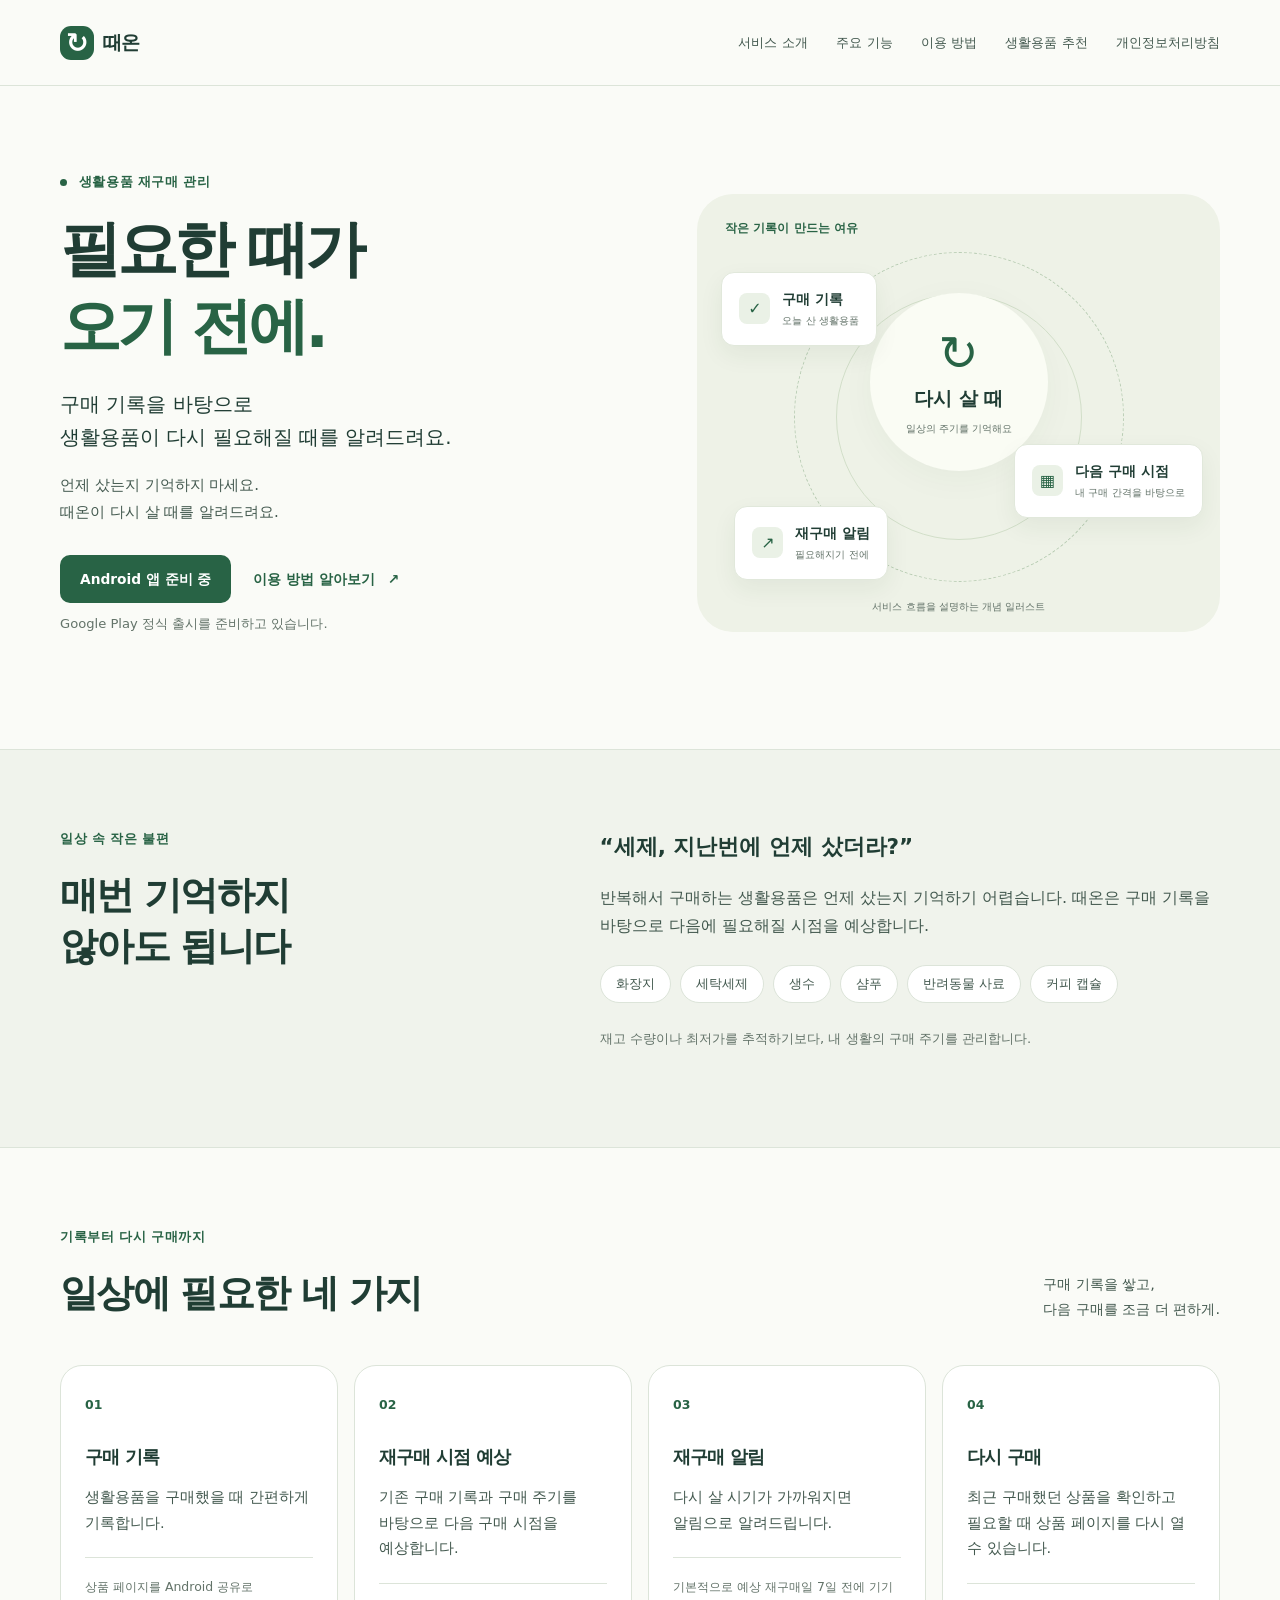
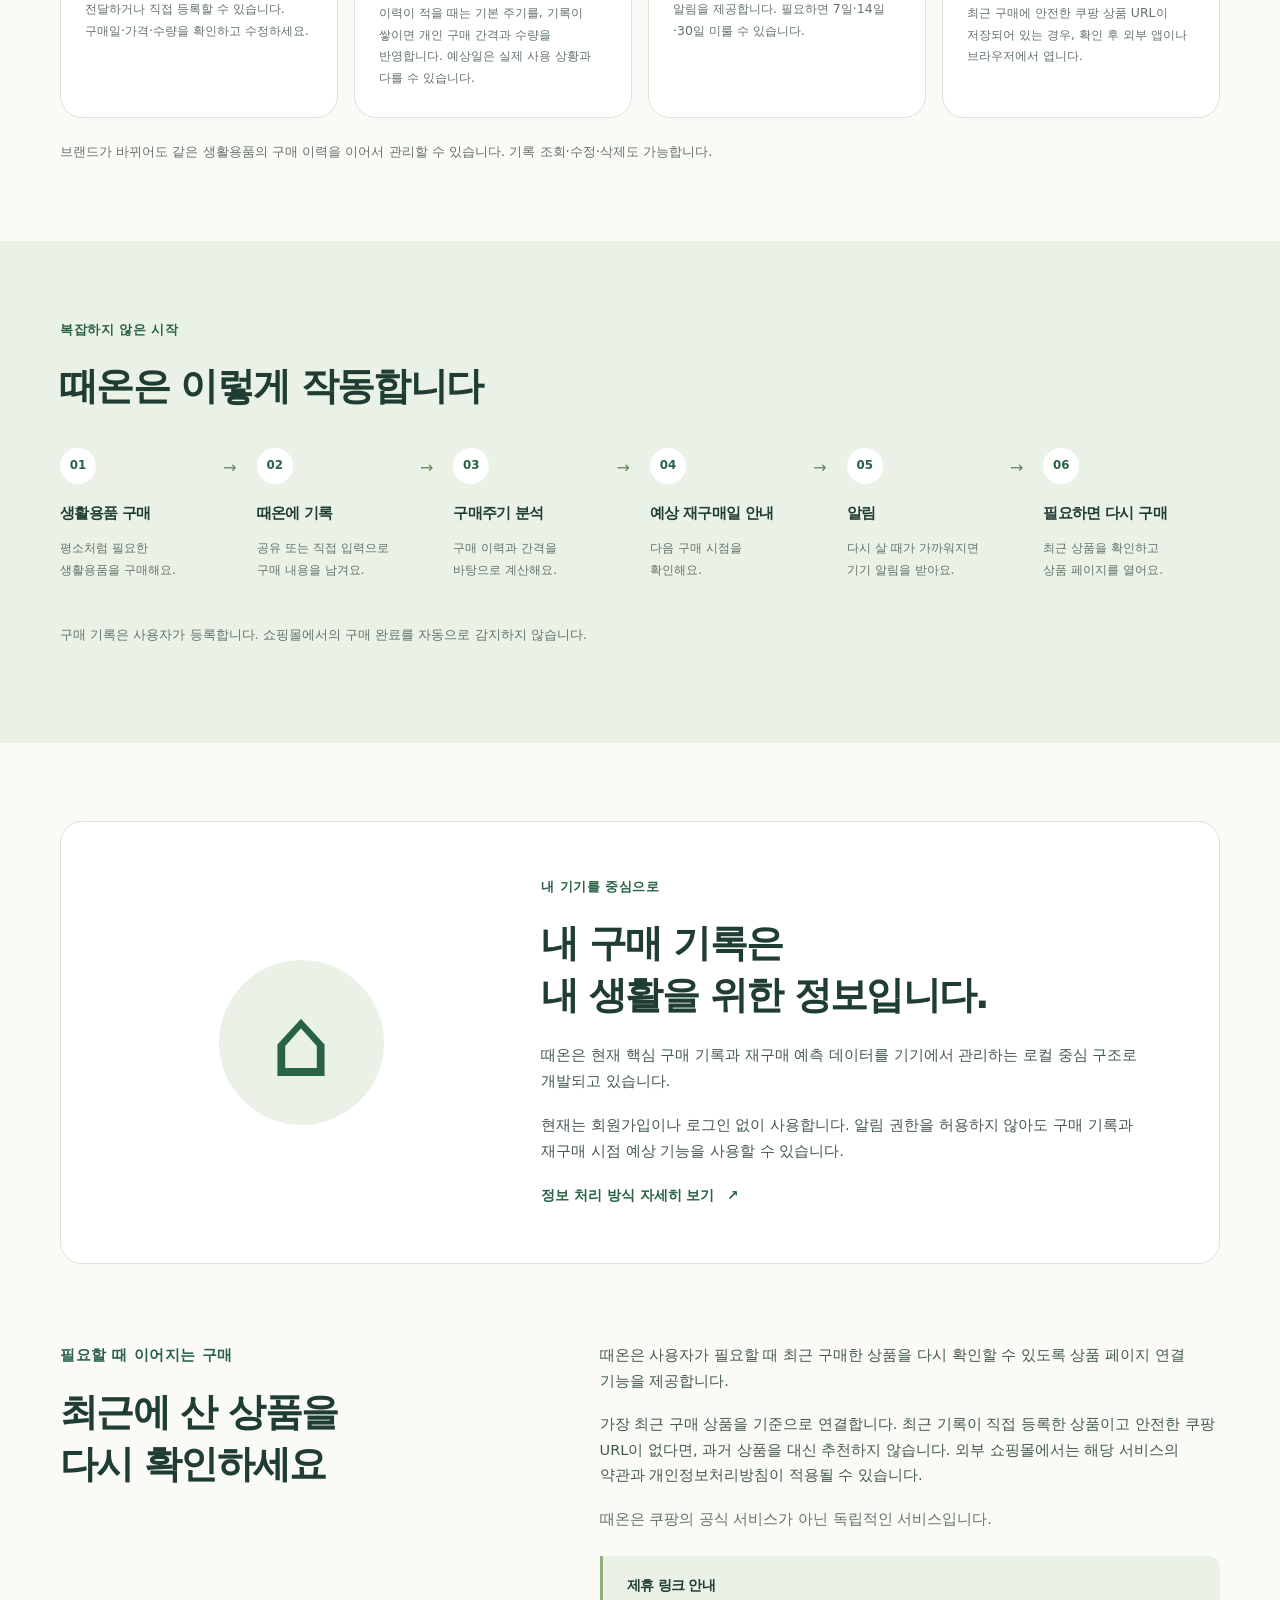
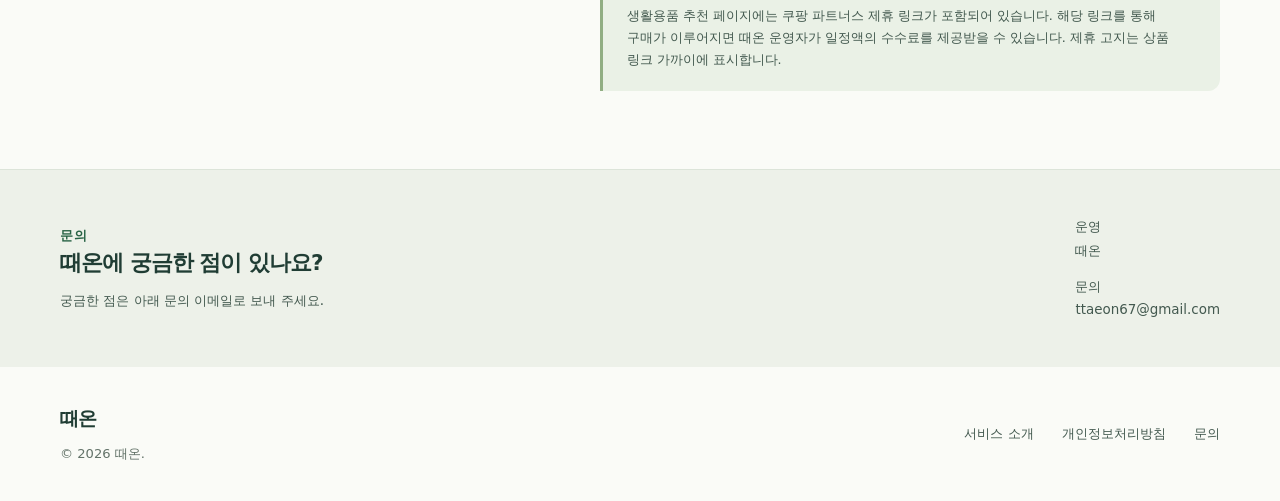
<file: index.html>
<!doctype html>
<html lang="ko">
<head>
  <meta charset="utf-8">
  <meta name="viewport" content="width=device-width, initial-scale=1">
  <title>때온 - 생활용품 재구매 알림</title>
  <meta name="description" content="때온은 구매 기록을 바탕으로 생활용품이 다시 필요해질 때를 알려드리는 개인 재구매 관리 서비스입니다.">
  <meta property="og:title" content="때온 - 생활용품 재구매 알림">
  <meta property="og:description" content="때온은 구매 기록을 바탕으로 생활용품이 다시 필요해질 때를 알려드리는 개인 재구매 관리 서비스입니다.">
  <meta property="og:type" content="website">
  <meta property="og:locale" content="ko_KR">
  <!-- 실제 배포 후 canonical, og:url, 승인된 og:image를 추가하세요. -->
  <link rel="icon" href="assets/favicon.svg" type="image/svg+xml">
  <link rel="stylesheet" href="styles.css">
  <script src="script.js" defer></script>
</head>
<body>
<a class="skip-link" href="#main">본문으로 건너뛰기</a>
<header class="site-header">
  <div class="container header-inner">
    <a class="brand" href="index.html" aria-label="때온 홈"><span class="brand-mark" aria-hidden="true">↻</span>때온</a>
    <button class="menu-toggle" type="button" aria-expanded="false" aria-controls="primary-nav" hidden>메뉴 열기</button>
    <nav id="primary-nav" aria-label="주요 메뉴"><a href="#about">서비스 소개</a><a href="#features">주요 기능</a><a href="#how-it-works">이용 방법</a><a href="products.html">생활용품 추천</a><a href="privacy.html">개인정보처리방침</a></nav>
  </div>
</header>
<main id="main">
  <section class="hero container" aria-labelledby="hero-title">
    <div class="hero-copy">
      <p class="eyebrow"><span class="status-dot" aria-hidden="true"></span> 생활용품 재구매 관리</p>
      <h1 id="hero-title">필요한 때가<br><span>오기 전에.</span></h1>
      <p class="hero-sub">구매 기록을 바탕으로<br class="wide-only"> 생활용품이 다시 필요해질 때를 알려드려요.</p>
      <p class="hero-description">언제 샀는지 기억하지 마세요.<br>때온이 다시 살 때를 알려드려요.</p>
      <div class="hero-actions"><span class="release-status" id="app-download">Android 앱 준비 중</span><a class="text-link" href="#how-it-works">이용 방법 알아보기 <span aria-hidden="true">↗</span></a></div>
      <p class="small muted">Google Play 정식 출시를 준비하고 있습니다.</p>
    </div>
    <div class="cycle-art" role="img" aria-label="구매 기록에서 예상 재구매일과 알림으로 이어지는 과정을 나타낸 개념 일러스트. 실제 앱 화면이 아닙니다.">
      <span class="art-label">작은 기록이 만드는 여유</span>
      <div class="orbit"></div><div class="orbit orbit-inner"></div>
      <div class="art-center"><span aria-hidden="true">↻</span><strong>다시 살 때</strong><span>일상의 주기를 기억해요</span></div>
      <div class="art-note note-record"><span class="note-icon" aria-hidden="true">✓</span><div><strong>구매 기록</strong><span>오늘 산 생활용품</span></div></div>
      <div class="art-note note-date"><span class="note-icon" aria-hidden="true">▦</span><div><strong>다음 구매 시점</strong><span>내 구매 간격을 바탕으로</span></div></div>
      <div class="art-note note-remind"><span class="note-icon" aria-hidden="true">↗</span><div><strong>재구매 알림</strong><span>필요해지기 전에</span></div></div>
      <span class="art-caption">서비스 흐름을 설명하는 개념 일러스트</span>
    </div>
  </section>
  <section class="section problem" id="about" aria-labelledby="about-title"><div class="container problem-layout">
    <div><p class="eyebrow">일상 속 작은 불편</p><h2 id="about-title">매번 기억하지<br>않아도 됩니다</h2></div>
    <div><p class="section-intro">“세제, 지난번에 언제 샀더라?”</p><p>반복해서 구매하는 생활용품은 언제 샀는지 기억하기 어렵습니다. 때온은 구매 기록을 바탕으로 다음에 필요해질 시점을 예상합니다.</p><ul class="item-tags" aria-label="관리할 수 있는 생활용품 예시"><li>화장지</li><li>세탁세제</li><li>생수</li><li>샴푸</li><li>반려동물 사료</li><li>커피 캡슐</li></ul><p class="small muted">재고 수량이나 최저가를 추적하기보다, 내 생활의 구매 주기를 관리합니다.</p></div>
  </div></section>
  <section class="section container" id="features" aria-labelledby="features-title">
    <div class="section-heading"><div><p class="eyebrow">기록부터 다시 구매까지</p><h2 id="features-title">일상에 필요한 네 가지</h2></div><p>구매 기록을 쌓고,<br>다음 구매를 조금 더 편하게.</p></div>
    <div class="feature-grid">
      <article class="feature-card"><span class="card-number">01</span><h3>구매 기록</h3><p>생활용품을 구매했을 때 간편하게 기록합니다.</p><p class="card-detail">상품 페이지를 Android 공유로 전달하거나 직접 등록할 수 있습니다. 구매일·가격·수량을 확인하고 수정하세요.</p></article>
      <article class="feature-card"><span class="card-number">02</span><h3>재구매 시점 예상</h3><p>기존 구매 기록과 구매 주기를 바탕으로 다음 구매 시점을 예상합니다.</p><p class="card-detail">이력이 적을 때는 기본 주기를, 기록이 쌓이면 개인 구매 간격과 수량을 반영합니다. 예상일은 실제 사용 상황과 다를 수 있습니다.</p></article>
      <article class="feature-card"><span class="card-number">03</span><h3>재구매 알림</h3><p>다시 살 시기가 가까워지면 알림으로 알려드립니다.</p><p class="card-detail">기본적으로 예상 재구매일 7일 전에 기기 알림을 제공합니다. 필요하면 7일·14일·30일 미룰 수 있습니다.</p></article>
      <article class="feature-card"><span class="card-number">04</span><h3>다시 구매</h3><p>최근 구매했던 상품을 확인하고 필요할 때 상품 페이지를 다시 열 수 있습니다.</p><p class="card-detail">최근 구매에 안전한 쿠팡 상품 URL이 저장되어 있는 경우, 확인 후 외부 앱이나 브라우저에서 엽니다.</p></article>
    </div>
    <p class="feature-footnote">브랜드가 바뀌어도 같은 생활용품의 구매 이력을 이어서 관리할 수 있습니다. 기록 조회·수정·삭제도 가능합니다.</p>
  </section>
  <section class="section steps-section" id="how-it-works" aria-labelledby="steps-title"><div class="container">
    <p class="eyebrow">복잡하지 않은 시작</p><h2 id="steps-title">때온은 이렇게 작동합니다</h2>
    <ol class="steps"><li><span>01</span><h3>생활용품 구매</h3><p>평소처럼 필요한<br>생활용품을 구매해요.</p></li><li><span>02</span><h3>때온에 기록</h3><p>공유 또는 직접 입력으로<br>구매 내용을 남겨요.</p></li><li><span>03</span><h3>구매주기 분석</h3><p>구매 이력과 간격을<br>바탕으로 계산해요.</p></li><li><span>04</span><h3>예상 재구매일 안내</h3><p>다음 구매 시점을<br>확인해요.</p></li><li><span>05</span><h3>알림</h3><p>다시 살 때가 가까워지면<br>기기 알림을 받아요.</p></li><li><span>06</span><h3>필요하면 다시 구매</h3><p>최근 상품을 확인하고<br>상품 페이지를 열어요.</p></li></ol>
    <p class="small muted">구매 기록은 사용자가 등록합니다. 쇼핑몰에서의 구매 완료를 자동으로 감지하지 않습니다.</p>
  </div></section>
  <section class="section container" aria-labelledby="local-title"><div class="local-panel"><div class="local-symbol" aria-hidden="true">⌂</div><div><p class="eyebrow">내 기기를 중심으로</p><h2 id="local-title">내 구매 기록은<br>내 생활을 위한 정보입니다.</h2><p>때온은 현재 핵심 구매 기록과 재구매 예측 데이터를 기기에서 관리하는 로컬 중심 구조로 개발되고 있습니다.</p><p>현재는 회원가입이나 로그인 없이 사용합니다. 알림 권한을 허용하지 않아도 구매 기록과 재구매 시점 예상 기능을 사용할 수 있습니다.</p><a class="text-link" href="privacy.html">정보 처리 방식 자세히 보기 <span aria-hidden="true">↗</span></a></div></div></section>
  <section class="section container link-section" aria-labelledby="shopping-title"><div><p class="eyebrow">필요할 때 이어지는 구매</p><h2 id="shopping-title">최근에 산 상품을<br>다시 확인하세요</h2></div><div><p>때온은 사용자가 필요할 때 최근 구매한 상품을 다시 확인할 수 있도록 상품 페이지 연결 기능을 제공합니다.</p><p>가장 최근 구매 상품을 기준으로 연결합니다. 최근 기록이 직접 등록한 상품이고 안전한 쿠팡 URL이 없다면, 과거 상품을 대신 추천하지 않습니다. 외부 쇼핑몰에서는 해당 서비스의 약관과 개인정보처리방침이 적용될 수 있습니다.</p><p class="small muted">때온은 쿠팡의 공식 서비스가 아닌 독립적인 서비스입니다.</p><aside class="affiliate-notice" id="affiliate-notice" aria-labelledby="affiliate-title"><h3 id="affiliate-title">제휴 링크 안내</h3><p>생활용품 추천 페이지에는 쿠팡 파트너스 제휴 링크가 포함되어 있습니다. 해당 링크를 통해 구매가 이루어지면 때온 운영자가 일정액의 수수료를 제공받을 수 있습니다. 제휴 고지는 상품 링크 가까이에 표시합니다.</p></aside></div></section>
  <section class="contact-section" id="contact" aria-labelledby="contact-title"><div class="container contact-inner"><div><p class="eyebrow">문의</p><h2 id="contact-title">때온에 궁금한 점이 있나요?</h2><p>궁금한 점은 아래 문의 이메일로 보내 주세요.</p></div><div class="contact-details"><p>운영 <strong>때온</strong></p><p>문의 <strong><a href="mailto:ttaeon67@gmail.com">ttaeon67@gmail.com</a></strong></p></div></div></section>
</main>
<footer class="site-footer"><div class="container footer-inner"><div><a class="brand" href="index.html">때온</a><p class="small muted">© 2026 때온.</p></div><nav aria-label="하단 메뉴"><a href="#about">서비스 소개</a><a href="privacy.html">개인정보처리방침</a><a href="#contact">문의</a></nav></div></footer>
</body>
</html>
</file>
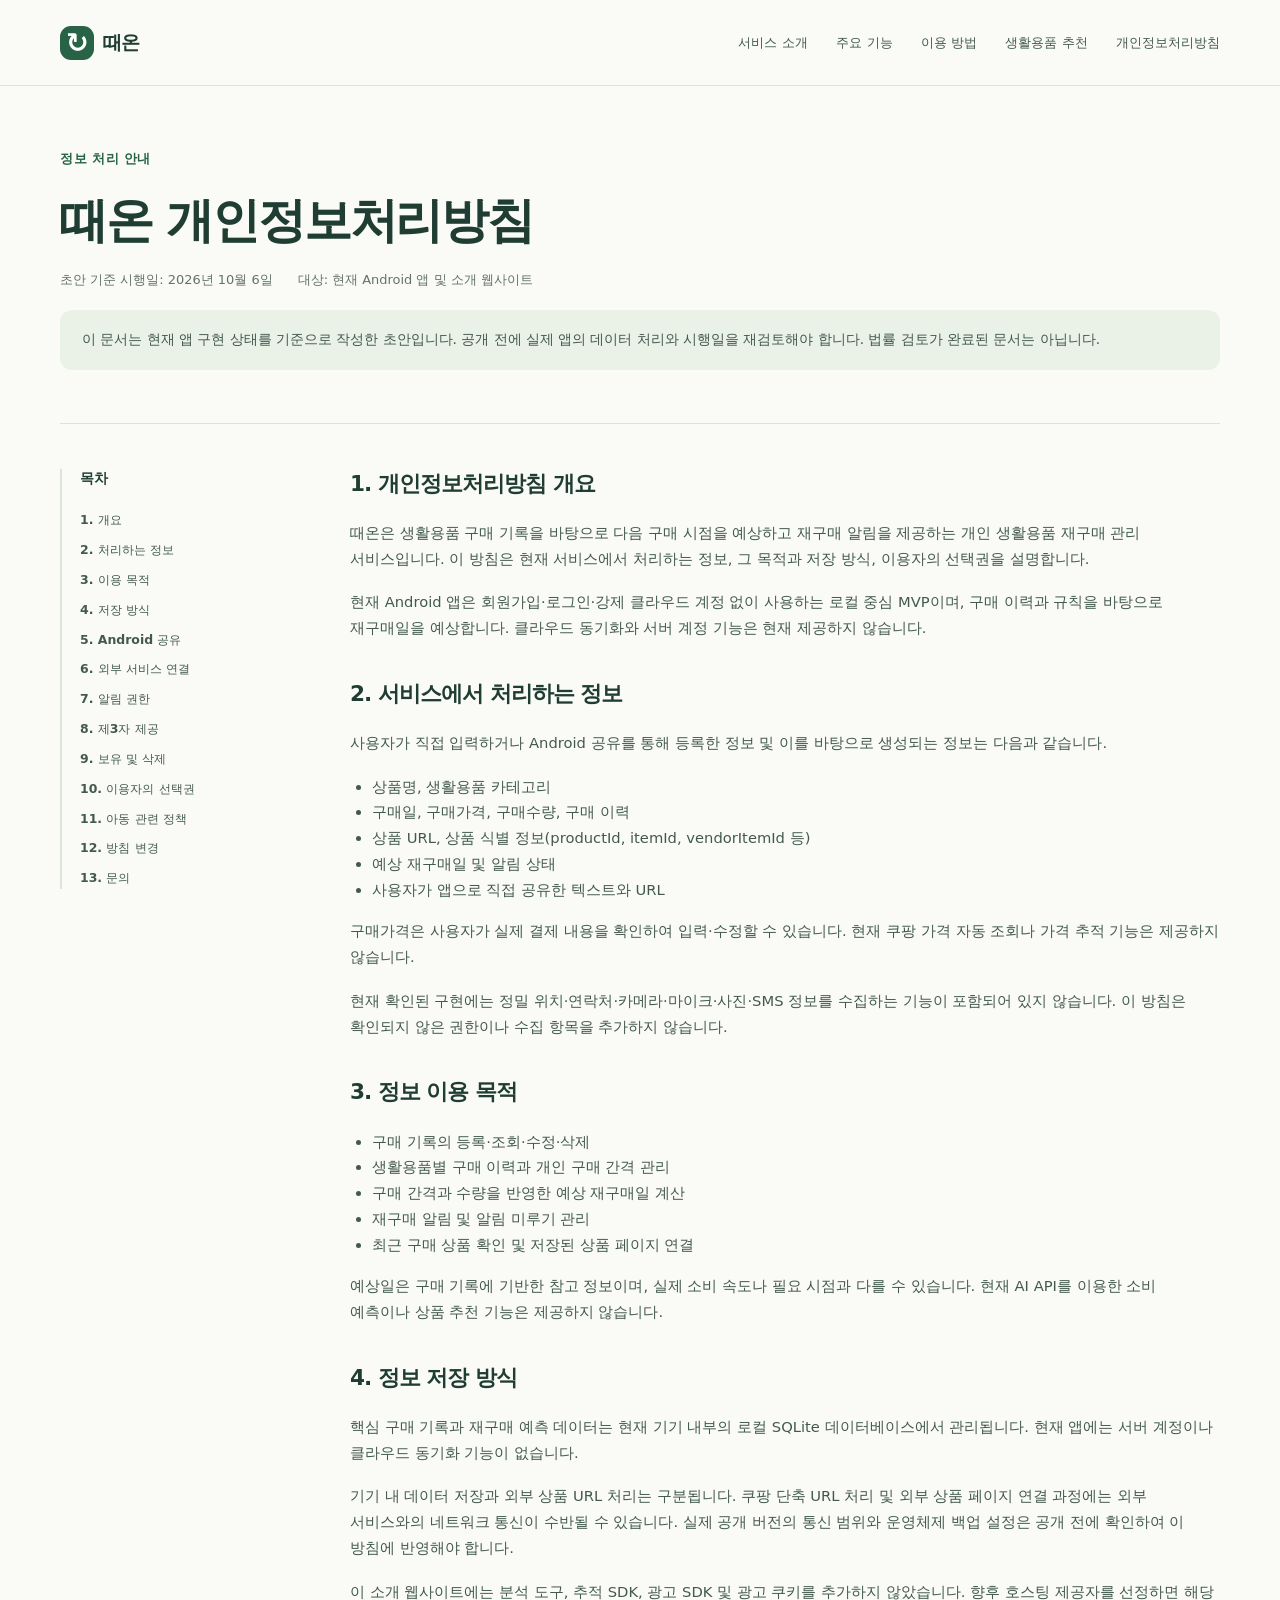
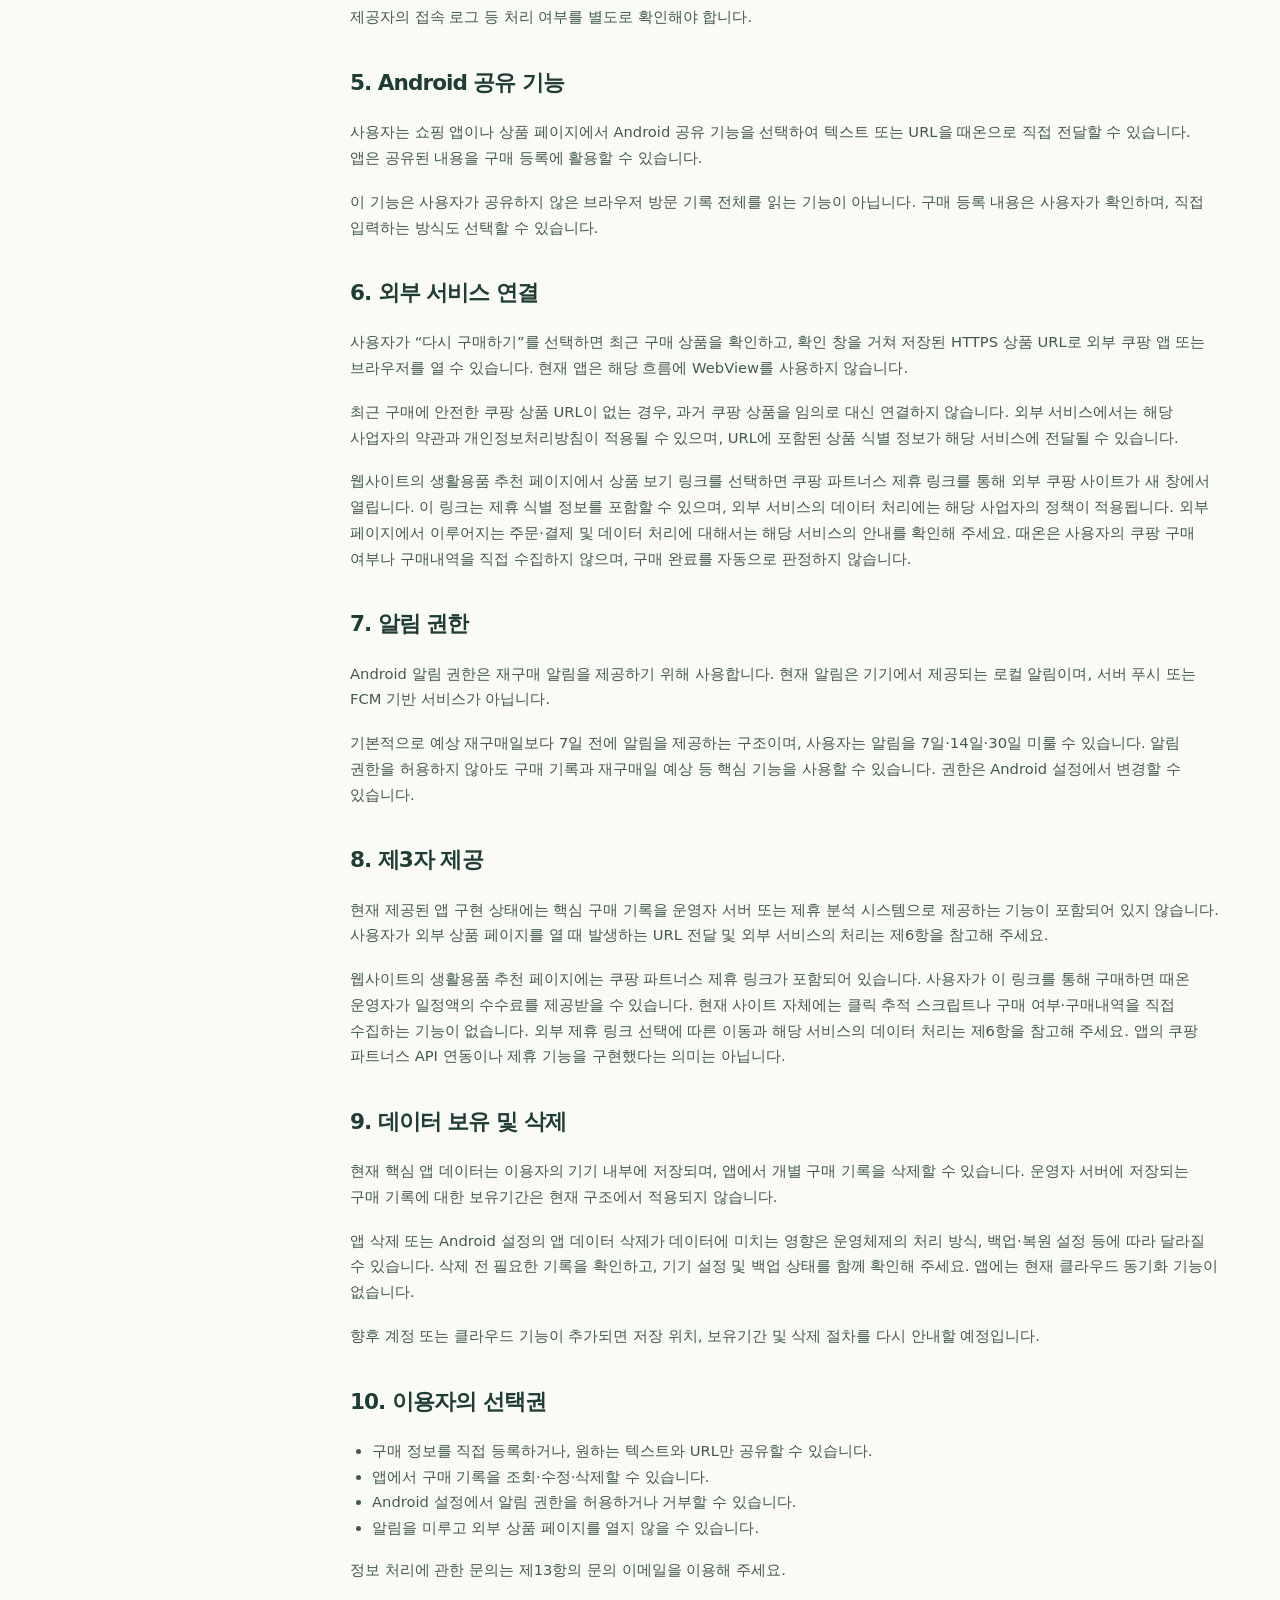
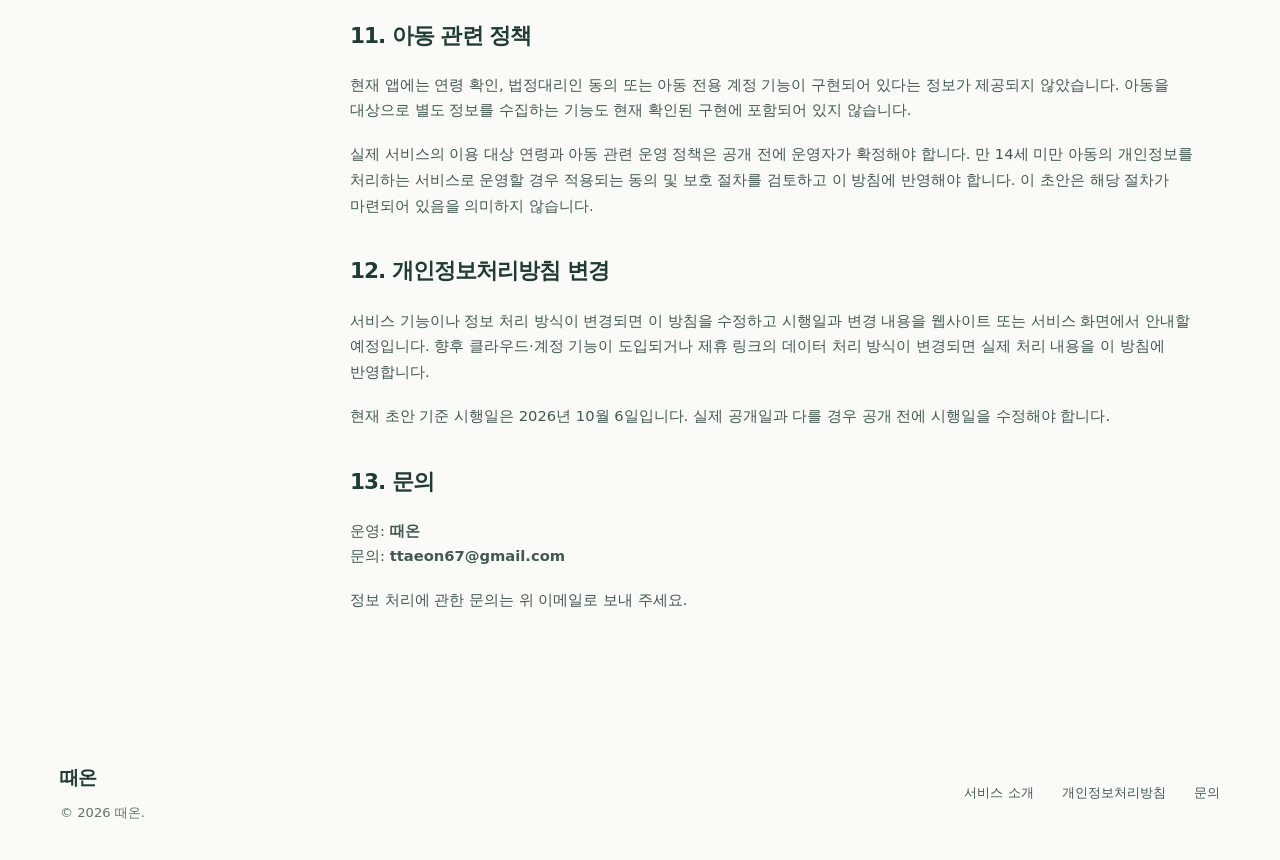
<file: privacy.html>
<!doctype html>
<html lang="ko">
<head>
  <meta charset="utf-8">
  <meta name="viewport" content="width=device-width, initial-scale=1">
  <title>개인정보처리방침 | 때온</title>
  <meta name="description" content="때온의 구매 기록, 기기 내 저장, Android 공유, 재구매 알림 및 외부 상품 페이지 연결에 관한 개인정보처리방침 초안.">
  <meta property="og:title" content="개인정보처리방침 | 때온">
  <meta property="og:description" content="때온의 현재 정보 처리 방식과 이용자의 선택권을 안내합니다.">
  <meta property="og:type" content="website">
  <meta property="og:locale" content="ko_KR">
  <!-- 실제 배포 후 canonical 및 og:url 추가 -->
  <link rel="icon" href="assets/favicon.svg" type="image/svg+xml">
  <link rel="stylesheet" href="styles.css">
  <script src="script.js" defer></script>
</head>
<body>
<a class="skip-link" href="#main">본문으로 건너뛰기</a>
<header class="site-header"><div class="container header-inner">
  <a class="brand" href="index.html" aria-label="때온 홈"><span class="brand-mark" aria-hidden="true">↻</span>때온</a>
  <button class="menu-toggle" type="button" aria-expanded="false" aria-controls="primary-nav" hidden>메뉴 열기</button>
  <nav id="primary-nav" aria-label="주요 메뉴"><a href="index.html#about">서비스 소개</a><a href="index.html#features">주요 기능</a><a href="index.html#how-it-works">이용 방법</a><a href="products.html">생활용품 추천</a><a href="privacy.html" aria-current="page">개인정보처리방침</a></nav>
</div></header>
<main id="main" class="container">
  <div class="policy-header"><p class="eyebrow">정보 처리 안내</p><h1>때온 개인정보처리방침</h1><div class="policy-meta"><p>초안 기준 시행일: <time datetime="2026-10-06">2026년 10월 6일</time></p><p>대상: 현재 Android 앱 및 소개 웹사이트</p></div><p class="draft-note">이 문서는 현재 앱 구현 상태를 기준으로 작성한 초안입니다. 공개 전에 실제 앱의 데이터 처리와 시행일을 재검토해야 합니다. 법률 검토가 완료된 문서는 아닙니다.</p></div>
  <div class="policy-layout">
    <aside class="policy-toc" aria-labelledby="toc-title"><h2 id="toc-title">목차</h2><nav aria-label="개인정보처리방침 목차"><a href="#overview">1. 개요</a><a href="#information">2. 처리하는 정보</a><a href="#purpose">3. 이용 목적</a><a href="#storage">4. 저장 방식</a><a href="#share">5. Android 공유</a><a href="#external">6. 외부 서비스 연결</a><a href="#notifications">7. 알림 권한</a><a href="#third-party">8. 제3자 제공</a><a href="#retention">9. 보유 및 삭제</a><a href="#choices">10. 이용자의 선택권</a><a href="#children">11. 아동 관련 정책</a><a href="#changes">12. 방침 변경</a><a href="#contact">13. 문의</a></nav></aside>
    <article class="policy-body" aria-label="개인정보처리방침 본문">
      <section id="overview"><h2>1. 개인정보처리방침 개요</h2><p>때온은 생활용품 구매 기록을 바탕으로 다음 구매 시점을 예상하고 재구매 알림을 제공하는 개인 생활용품 재구매 관리 서비스입니다. 이 방침은 현재 서비스에서 처리하는 정보, 그 목적과 저장 방식, 이용자의 선택권을 설명합니다.</p><p>현재 Android 앱은 회원가입·로그인·강제 클라우드 계정 없이 사용하는 로컬 중심 MVP이며, 구매 이력과 규칙을 바탕으로 재구매일을 예상합니다. 클라우드 동기화와 서버 계정 기능은 현재 제공하지 않습니다.</p></section>
      <section id="information"><h2>2. 서비스에서 처리하는 정보</h2><p>사용자가 직접 입력하거나 Android 공유를 통해 등록한 정보 및 이를 바탕으로 생성되는 정보는 다음과 같습니다.</p><ul><li>상품명, 생활용품 카테고리</li><li>구매일, 구매가격, 구매수량, 구매 이력</li><li>상품 URL, 상품 식별 정보(productId, itemId, vendorItemId 등)</li><li>예상 재구매일 및 알림 상태</li><li>사용자가 앱으로 직접 공유한 텍스트와 URL</li></ul><p>구매가격은 사용자가 실제 결제 내용을 확인하여 입력·수정할 수 있습니다. 현재 쿠팡 가격 자동 조회나 가격 추적 기능은 제공하지 않습니다.</p><p>현재 확인된 구현에는 정밀 위치·연락처·카메라·마이크·사진·SMS 정보를 수집하는 기능이 포함되어 있지 않습니다. 이 방침은 확인되지 않은 권한이나 수집 항목을 추가하지 않습니다.</p></section>
      <section id="purpose"><h2>3. 정보 이용 목적</h2><ul><li>구매 기록의 등록·조회·수정·삭제</li><li>생활용품별 구매 이력과 개인 구매 간격 관리</li><li>구매 간격과 수량을 반영한 예상 재구매일 계산</li><li>재구매 알림 및 알림 미루기 관리</li><li>최근 구매 상품 확인 및 저장된 상품 페이지 연결</li></ul><p>예상일은 구매 기록에 기반한 참고 정보이며, 실제 소비 속도나 필요 시점과 다를 수 있습니다. 현재 AI API를 이용한 소비 예측이나 상품 추천 기능은 제공하지 않습니다.</p></section>
      <section id="storage"><h2>4. 정보 저장 방식</h2><p>핵심 구매 기록과 재구매 예측 데이터는 현재 기기 내부의 로컬 SQLite 데이터베이스에서 관리됩니다. 현재 앱에는 서버 계정이나 클라우드 동기화 기능이 없습니다.</p><p>기기 내 데이터 저장과 외부 상품 URL 처리는 구분됩니다. 쿠팡 단축 URL 처리 및 외부 상품 페이지 연결 과정에는 외부 서비스와의 네트워크 통신이 수반될 수 있습니다. 실제 공개 버전의 통신 범위와 운영체제 백업 설정은 공개 전에 확인하여 이 방침에 반영해야 합니다.</p><p>이 소개 웹사이트에는 분석 도구, 추적 SDK, 광고 SDK 및 광고 쿠키를 추가하지 않았습니다. 향후 호스팅 제공자를 선정하면 해당 제공자의 접속 로그 등 처리 여부를 별도로 확인해야 합니다.</p></section>
      <section id="share"><h2>5. Android 공유 기능</h2><p>사용자는 쇼핑 앱이나 상품 페이지에서 Android 공유 기능을 선택하여 텍스트 또는 URL을 때온으로 직접 전달할 수 있습니다. 앱은 공유된 내용을 구매 등록에 활용할 수 있습니다.</p><p>이 기능은 사용자가 공유하지 않은 브라우저 방문 기록 전체를 읽는 기능이 아닙니다. 구매 등록 내용은 사용자가 확인하며, 직접 입력하는 방식도 선택할 수 있습니다.</p></section>
      <section id="external"><h2>6. 외부 서비스 연결</h2><p>사용자가 “다시 구매하기”를 선택하면 최근 구매 상품을 확인하고, 확인 창을 거쳐 저장된 HTTPS 상품 URL로 외부 쿠팡 앱 또는 브라우저를 열 수 있습니다. 현재 앱은 해당 흐름에 WebView를 사용하지 않습니다.</p><p>최근 구매에 안전한 쿠팡 상품 URL이 없는 경우, 과거 쿠팡 상품을 임의로 대신 연결하지 않습니다. 외부 서비스에서는 해당 사업자의 약관과 개인정보처리방침이 적용될 수 있으며, URL에 포함된 상품 식별 정보가 해당 서비스에 전달될 수 있습니다.</p><p>웹사이트의 생활용품 추천 페이지에서 상품 보기 링크를 선택하면 쿠팡 파트너스 제휴 링크를 통해 외부 쿠팡 사이트가 새 창에서 열립니다. 이 링크는 제휴 식별 정보를 포함할 수 있으며, 외부 서비스의 데이터 처리에는 해당 사업자의 정책이 적용됩니다. 외부 페이지에서 이루어지는 주문·결제 및 데이터 처리에 대해서는 해당 서비스의 안내를 확인해 주세요. 때온은 사용자의 쿠팡 구매 여부나 구매내역을 직접 수집하지 않으며, 구매 완료를 자동으로 판정하지 않습니다.</p></section>
      <section id="notifications"><h2>7. 알림 권한</h2><p>Android 알림 권한은 재구매 알림을 제공하기 위해 사용합니다. 현재 알림은 기기에서 제공되는 로컬 알림이며, 서버 푸시 또는 FCM 기반 서비스가 아닙니다.</p><p>기본적으로 예상 재구매일보다 7일 전에 알림을 제공하는 구조이며, 사용자는 알림을 7일·14일·30일 미룰 수 있습니다. 알림 권한을 허용하지 않아도 구매 기록과 재구매일 예상 등 핵심 기능을 사용할 수 있습니다. 권한은 Android 설정에서 변경할 수 있습니다.</p></section>
      <section id="third-party"><h2>8. 제3자 제공</h2><p>현재 제공된 앱 구현 상태에는 핵심 구매 기록을 운영자 서버 또는 제휴 분석 시스템으로 제공하는 기능이 포함되어 있지 않습니다. 사용자가 외부 상품 페이지를 열 때 발생하는 URL 전달 및 외부 서비스의 처리는 제6항을 참고해 주세요.</p><p>웹사이트의 생활용품 추천 페이지에는 쿠팡 파트너스 제휴 링크가 포함되어 있습니다. 사용자가 이 링크를 통해 구매하면 때온 운영자가 일정액의 수수료를 제공받을 수 있습니다. 현재 사이트 자체에는 클릭 추적 스크립트나 구매 여부·구매내역을 직접 수집하는 기능이 없습니다. 외부 제휴 링크 선택에 따른 이동과 해당 서비스의 데이터 처리는 제6항을 참고해 주세요. 앱의 쿠팡 파트너스 API 연동이나 제휴 기능을 구현했다는 의미는 아닙니다.</p></section>
      <section id="retention"><h2>9. 데이터 보유 및 삭제</h2><p>현재 핵심 앱 데이터는 이용자의 기기 내부에 저장되며, 앱에서 개별 구매 기록을 삭제할 수 있습니다. 운영자 서버에 저장되는 구매 기록에 대한 보유기간은 현재 구조에서 적용되지 않습니다.</p><p>앱 삭제 또는 Android 설정의 앱 데이터 삭제가 데이터에 미치는 영향은 운영체제의 처리 방식, 백업·복원 설정 등에 따라 달라질 수 있습니다. 삭제 전 필요한 기록을 확인하고, 기기 설정 및 백업 상태를 함께 확인해 주세요. 앱에는 현재 클라우드 동기화 기능이 없습니다.</p><p>향후 계정 또는 클라우드 기능이 추가되면 저장 위치, 보유기간 및 삭제 절차를 다시 안내할 예정입니다.</p></section>
      <section id="choices"><h2>10. 이용자의 선택권</h2><ul><li>구매 정보를 직접 등록하거나, 원하는 텍스트와 URL만 공유할 수 있습니다.</li><li>앱에서 구매 기록을 조회·수정·삭제할 수 있습니다.</li><li>Android 설정에서 알림 권한을 허용하거나 거부할 수 있습니다.</li><li>알림을 미루고 외부 상품 페이지를 열지 않을 수 있습니다.</li></ul><p>정보 처리에 관한 문의는 제13항의 문의 이메일을 이용해 주세요.</p></section>
      <section id="children"><h2>11. 아동 관련 정책</h2><p>현재 앱에는 연령 확인, 법정대리인 동의 또는 아동 전용 계정 기능이 구현되어 있다는 정보가 제공되지 않았습니다. 아동을 대상으로 별도 정보를 수집하는 기능도 현재 확인된 구현에 포함되어 있지 않습니다.</p><p>실제 서비스의 이용 대상 연령과 아동 관련 운영 정책은 공개 전에 운영자가 확정해야 합니다. 만 14세 미만 아동의 개인정보를 처리하는 서비스로 운영할 경우 적용되는 동의 및 보호 절차를 검토하고 이 방침에 반영해야 합니다. 이 초안은 해당 절차가 마련되어 있음을 의미하지 않습니다.</p></section>
      <section id="changes"><h2>12. 개인정보처리방침 변경</h2><p>서비스 기능이나 정보 처리 방식이 변경되면 이 방침을 수정하고 시행일과 변경 내용을 웹사이트 또는 서비스 화면에서 안내할 예정입니다. 향후 클라우드·계정 기능이 도입되거나 제휴 링크의 데이터 처리 방식이 변경되면 실제 처리 내용을 이 방침에 반영합니다.</p><p>현재 초안 기준 시행일은 2026년 10월 6일입니다. 실제 공개일과 다를 경우 공개 전에 시행일을 수정해야 합니다.</p></section>
      <section id="contact"><h2>13. 문의</h2><p>운영: <strong>때온</strong><br>문의: <strong><a href="mailto:ttaeon67@gmail.com">ttaeon67@gmail.com</a></strong></p><p>정보 처리에 관한 문의는 위 이메일로 보내 주세요.</p></section>
    </article>
  </div>
</main>
<footer class="site-footer"><div class="container footer-inner"><div><a class="brand" href="index.html">때온</a><p class="small muted">© 2026 때온.</p></div><nav aria-label="하단 메뉴"><a href="index.html#about">서비스 소개</a><a href="privacy.html" aria-current="page">개인정보처리방침</a><a href="#contact">문의</a></nav></div></footer>
</body>
</html>
</file>
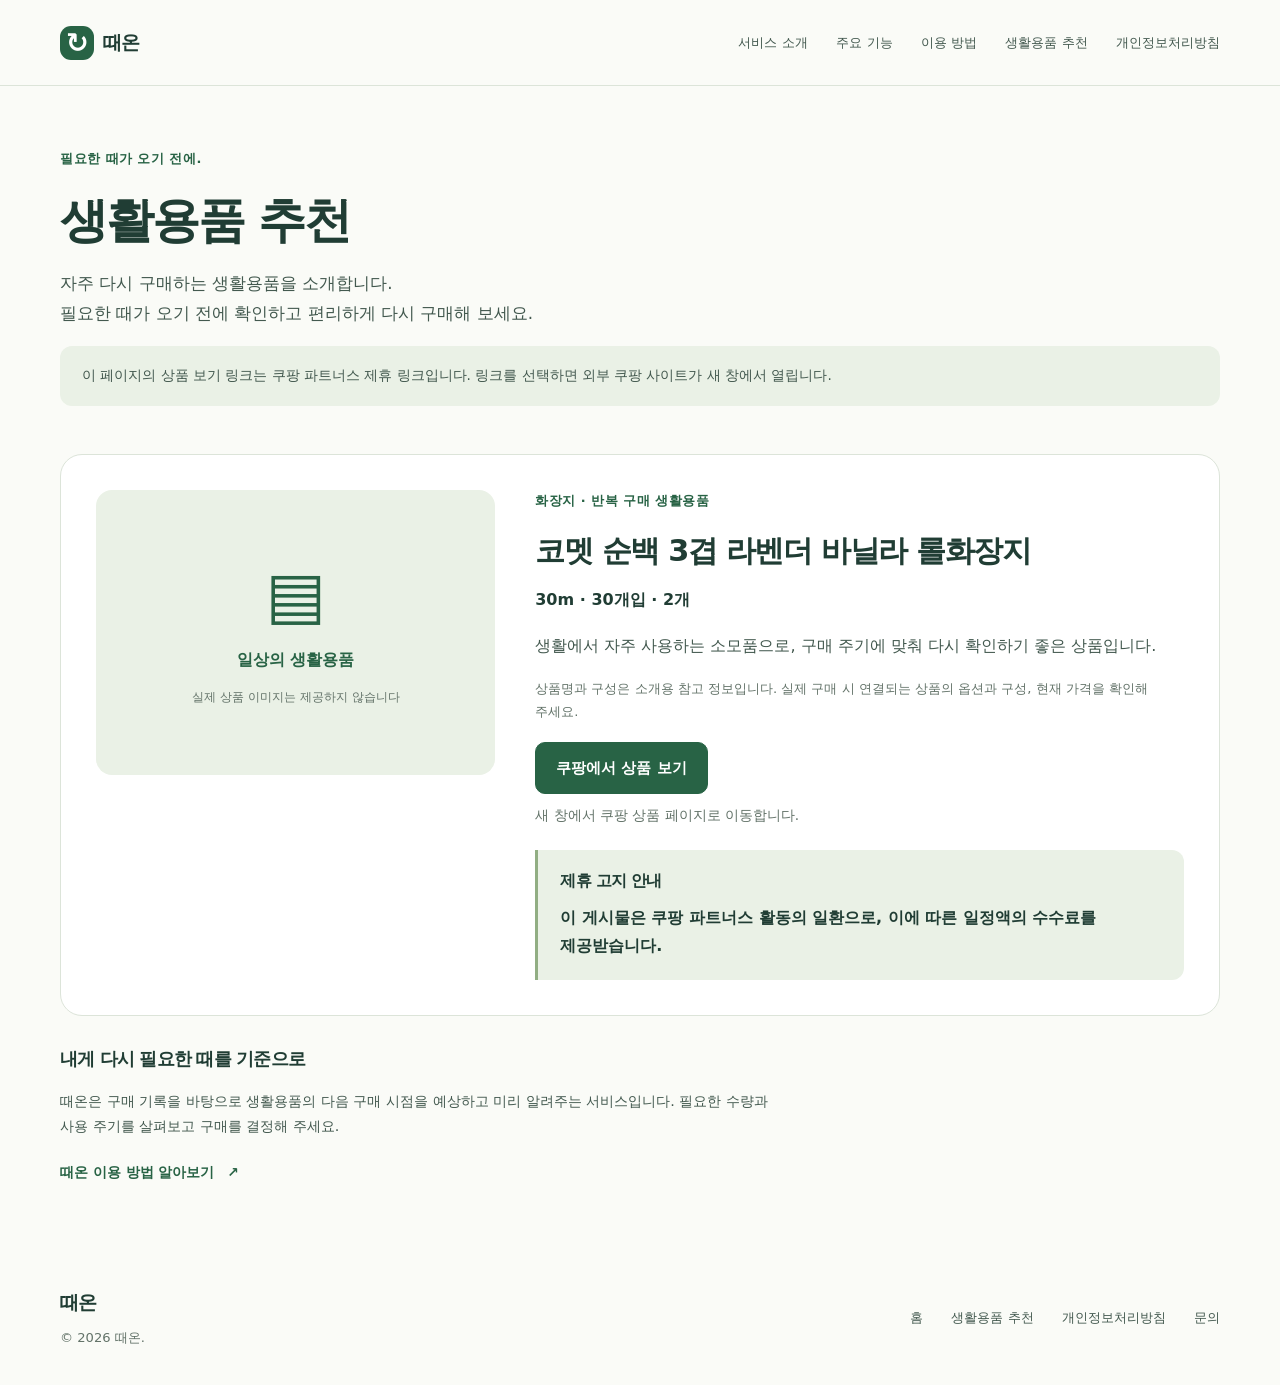
<file: products.html>
<!doctype html>
<html lang="ko">
<head>
  <meta charset="utf-8">
  <meta name="viewport" content="width=device-width, initial-scale=1">
  <title>생활용품 추천 | 때온</title>
  <meta name="description" content="때온이 소개하는 자주 다시 구매하는 생활용품을 확인해 보세요. 상품을 쿠팡 파트너스 제휴 링크로 연결합니다.">
  <meta property="og:title" content="생활용품 추천 | 때온">
  <meta property="og:description" content="자주 다시 구매하는 생활용품을 소개합니다. 필요한 때가 오기 전에 확인해 보세요.">
  <meta property="og:type" content="website">
  <meta property="og:locale" content="ko_KR">
  <!-- canonical과 og:url은 이 페이지의 실제 공개 URL을 확인한 후 추가합니다. -->
  <link rel="icon" href="assets/favicon.svg" type="image/svg+xml">
  <link rel="stylesheet" href="styles.css">
  <script src="script.js" defer></script>
</head>
<body>
<a class="skip-link" href="#main">본문으로 건너뛰기</a>
<header class="site-header"><div class="container header-inner">
  <a class="brand" href="index.html" aria-label="때온 홈"><span class="brand-mark" aria-hidden="true">↻</span>때온</a>
  <button class="menu-toggle" type="button" aria-expanded="false" aria-controls="primary-nav" hidden>메뉴 열기</button>
  <nav id="primary-nav" aria-label="주요 메뉴"><a href="index.html#about">서비스 소개</a><a href="index.html#features">주요 기능</a><a href="index.html#how-it-works">이용 방법</a><a href="products.html" aria-current="page">생활용품 추천</a><a href="privacy.html">개인정보처리방침</a></nav>
</div></header>
<main id="main" class="container products-main">
  <div class="policy-header products-heading">
    <p class="eyebrow">필요한 때가 오기 전에.</p>
    <h1>생활용품 추천</h1>
    <p class="products-intro">자주 다시 구매하는 생활용품을 소개합니다.<br>필요한 때가 오기 전에 확인하고 편리하게 다시 구매해 보세요.</p>
    <p class="draft-note">이 페이지의 상품 보기 링크는 쿠팡 파트너스 제휴 링크입니다. 링크를 선택하면 외부 쿠팡 사이트가 새 창에서 열립니다.</p>
  </div>
  <section class="product-section" aria-labelledby="product-name">
    <article class="product-card">
      <div class="product-placeholder" role="img" aria-label="화장지 품목을 나타내는 중립적인 기호. 실제 상품 이미지가 아닙니다.">
        <span class="product-placeholder-symbol" aria-hidden="true">▤</span>
        <strong>일상의 생활용품</strong>
        <span>실제 상품 이미지는 제공하지 않습니다</span>
      </div>
      <div class="product-content">
        <p class="eyebrow">화장지 · 반복 구매 생활용품</p>
        <h2 id="product-name">코멧 순백 3겹 라벤더 바닐라 롤화장지</h2>
        <p class="product-configuration">30m · 30개입 · 2개</p>
        <p>생활에서 자주 사용하는 소모품으로, 구매 주기에 맞춰 다시 확인하기 좋은 상품입니다.</p>
        <p class="small muted">상품명과 구성은 소개용 참고 정보입니다. 실제 구매 시 연결되는 상품의 옵션과 구성, 현재 가격을 확인해 주세요.</p>
        <!-- 운영자가 직접 생성하여 제공한 공개용 상품 링크입니다. 임의 생성하거나 다른 URL로 변환하지 않습니다. -->
        <a class="product-button" href="https://link.coupang.com/a/hYak3LzZiC" target="_blank" rel="noopener noreferrer sponsored" aria-describedby="product-link-status">쿠팡에서 상품 보기</a>
        <p class="product-link-status" id="product-link-status">새 창에서 쿠팡 상품 페이지로 이동합니다.</p>
        <aside class="product-disclosure" aria-labelledby="disclosure-title">
          <h3 id="disclosure-title">제휴 고지 안내</h3>
          <!-- 파트너스 최종 제출 전 현재 쿠팡 파트너스에서 요구하는 고지 문구와 일치하는지 운영자가 최종 확인할 것. -->
          <p class="disclosure-copy">이 게시물은 쿠팡 파트너스 활동의 일환으로, 이에 따른 일정액의 수수료를 제공받습니다.</p>
        </aside>
      </div>
    </article>
    <div class="product-service-note"><h3>내게 다시 필요한 때를 기준으로</h3><p>때온은 구매 기록을 바탕으로 생활용품의 다음 구매 시점을 예상하고 미리 알려주는 서비스입니다. 필요한 수량과 사용 주기를 살펴보고 구매를 결정해 주세요.</p><a class="text-link" href="index.html#how-it-works">때온 이용 방법 알아보기 <span aria-hidden="true">↗</span></a></div>
  </section>
</main>
<footer class="site-footer"><div class="container footer-inner"><div><a class="brand" href="index.html">때온</a><p class="small muted">© 2026 때온.</p></div><nav aria-label="하단 메뉴"><a href="index.html">홈</a><a href="products.html" aria-current="page">생활용품 추천</a><a href="privacy.html">개인정보처리방침</a><a href="mailto:ttaeon67@gmail.com">문의</a></nav></div></footer>
</body>
</html>
</file>
<file: styles.css>
:root{--bg:#fafbf7;--surface:#fff;--ink:#203d34;--text:#43594f;--muted:#637369;--green:#286345;--light:#eaf1e6;--line:#dce4d9;--radius:22px;--max:1160px}*{box-sizing:border-box}html{scroll-behavior:smooth;scroll-padding-top:100px}body{margin:0;background:var(--bg);color:var(--text);font-family:system-ui,-apple-system,BlinkMacSystemFont,"Segoe UI","Malgun Gothic",sans-serif;line-height:1.75;word-break:keep-all;overflow-wrap:break-word}a{color:inherit;text-decoration:none}a:hover{color:var(--green);text-decoration:underline;text-underline-offset:5px}button{font:inherit}a:focus-visible,button:focus-visible{outline:3px solid var(--green);outline-offset:5px}h1,h2,h3,p{margin-top:0}h1,h2,h3{color:var(--ink);line-height:1.35;letter-spacing:-.045em}h2{font-size:clamp(1.7rem,3vw,2.45rem);margin-bottom:22px}h3{font-size:1.15rem}p{margin-bottom:18px}.container{width:min(var(--max),calc(100% - 48px));margin-inline:auto}.small{font-size:.82rem}.muted{color:var(--muted)}.eyebrow{color:var(--green);font-weight:650;font-size:.8rem;letter-spacing:.04em;margin-bottom:18px}.skip-link{position:fixed;top:8px;left:16px;transform:translateY(-150%);background:var(--ink);color:white;padding:10px 18px;z-index:50}.skip-link:focus{transform:none}.site-header{background:rgba(250,251,247,.97);border-bottom:1px solid var(--line);position:sticky;top:0;z-index:10}.header-inner{min-height:85px;display:flex;align-items:center;justify-content:space-between;gap:24px}.brand{display:inline-flex;align-items:center;gap:9px;color:var(--ink);font-size:1.18rem;font-weight:750;letter-spacing:-.04em}.brand-mark{background:var(--green);border-radius:11px;color:white;width:34px;height:34px;display:grid;place-items:center;font-size:1.7rem;line-height:1}.brand-en{color:var(--muted);font-weight:400;font-size:.66rem;letter-spacing:.02em;margin-left:5px}nav{display:flex;gap:28px;font-size:.84rem;font-weight:550}.menu-toggle{border:1px solid var(--line);background:white;color:var(--ink);padding:8px 12px;border-radius:8px}.hero{display:grid;grid-template-columns:1.12fr 1fr;align-items:center;gap:52px;padding-block:85px 95px}.hero h1{font-size:clamp(2.75rem,4.8vw,4.15rem);line-height:1.25;margin-bottom:24px;letter-spacing:-.065em;font-weight:760}.hero h1 span{color:var(--green)}.hero-sub{font-size:1.24rem;line-height:1.65;color:var(--ink)}.hero-description{font-size:.94rem;max-width:450px}.status-dot{display:inline-block;width:7px;height:7px;background:var(--green);border-radius:50%;margin-right:7px}.hero-actions{display:flex;align-items:center;gap:22px;flex-wrap:wrap;margin:30px 0 10px}.release-status{background:var(--green);color:white;border-radius:10px;padding:12px 20px;font-size:.86rem;font-weight:650}.text-link{font-size:.86rem;color:var(--green);font-weight:650}.text-link span{margin-left:8px}.cycle-art{position:relative;min-height:438px;border-radius:36px;background:#eef2e7;overflow:hidden}.art-label{position:absolute;top:24px;left:28px;font-size:.74rem;color:var(--green);font-weight:600}.orbit{position:absolute;width:330px;height:330px;border:1px dashed #b9cdb4;border-radius:50%;left:50%;top:51%;transform:translate(-50%,-50%)}.orbit-inner{width:246px;height:246px;border-style:solid;border-color:#d2dfc9}.art-center{position:absolute;top:43%;left:50%;transform:translate(-50%,-50%);width:178px;height:178px;background:#fafcf4;border-radius:50%;display:flex;align-items:center;justify-content:center;flex-direction:column;box-shadow:0 8px 35px #2245260a}.art-center>span:first-child{font-size:3rem;line-height:1.15;color:var(--green)}.art-center strong{font-size:1.2rem;color:var(--ink)}.art-center>span:last-child{font-size:.61rem;color:var(--muted);margin-top:5px}.art-note{position:absolute;background:white;border:1px solid #e1e8db;border-radius:13px;display:flex;align-items:center;gap:12px;padding:15px 17px;box-shadow:0 9px 25px #263f2610}.art-note strong{display:block;color:var(--ink);font-size:.85rem}.art-note div>span{display:block;font-size:.65rem;color:var(--muted)}.note-icon{width:31px;height:31px;background:var(--light);display:grid;place-items:center;border-radius:8px;color:var(--green)}.note-record{top:78px;left:24px}.note-date{top:250px;right:17px}.note-remind{bottom:52px;left:37px}.art-caption{position:absolute;bottom:16px;left:0;width:100%;text-align:center;font-size:.62rem;color:var(--muted)}.section{padding-block:78px}.problem{background:#f0f3ec;border-block:1px solid var(--line)}.problem-layout{display:grid;grid-template-columns:1fr 1.35fr;gap:80px}.section-intro{font-size:1.35rem;font-weight:650;color:var(--ink)}.item-tags{list-style:none;display:flex;flex-wrap:wrap;gap:9px;padding:0;margin:25px 0}.item-tags li{background:var(--surface);border:1px solid var(--line);border-radius:30px;padding:7px 15px;font-size:.8rem}.section-heading{display:flex;align-items:end;justify-content:space-between;gap:25px;margin-bottom:24px}.section-heading>p{font-size:.9rem}.feature-grid{display:grid;grid-template-columns:repeat(4,1fr);gap:16px}.feature-card{background:var(--surface);border:1px solid var(--line);border-radius:var(--radius);padding:28px 24px}.card-number{color:var(--green);font-size:.78rem;display:block;margin-bottom:30px;font-weight:700}.feature-card h3{margin-bottom:14px}.feature-card p{font-size:.91rem}.feature-card .card-detail{font-size:.78rem;color:var(--muted);border-top:1px solid var(--line);padding-top:18px;margin:22px 0 0}.feature-footnote{font-size:.83rem;color:var(--muted);margin:22px 0 0}.steps-section{background:var(--light)}.steps{display:grid;grid-template-columns:repeat(6,1fr);list-style:none;padding:0;margin:36px 0 26px;gap:20px}.steps li{position:relative}.steps li:not(:last-child)::after{content:"→";position:absolute;right:0;top:6px;color:#688561}.steps li>span{display:grid;place-items:center;width:36px;height:36px;border-radius:50%;background:white;color:var(--green);font-size:.74rem;font-weight:700;margin-bottom:19px}.steps h3{font-size:.91rem;letter-spacing:-.045em}.steps p{font-size:.78rem;color:var(--muted)}.local-panel{display:grid;grid-template-columns:.8fr 1.4fr;gap:65px;background:white;border:1px solid var(--line);border-radius:var(--radius);padding:54px 65px;align-items:center}.local-symbol{margin:auto;width:165px;height:165px;border-radius:50%;background:var(--light);display:grid;place-items:center;font-size:6rem;line-height:1;color:var(--green)}.local-panel p:not(.eyebrow){font-size:.92rem}.link-section{display:grid;grid-template-columns:1fr 1.35fr;gap:80px;padding-top:0}.link-section p{font-size:.91rem}.affiliate-notice{margin-top:25px;border-left:3px solid #91ae83;padding:20px 24px;background:var(--light);border-radius:0 12px 12px 0}.affiliate-notice h3{font-size:.87rem;margin-bottom:10px}.affiliate-notice p{font-size:.79rem;margin:0}.contact-section{background:#edf1e9;padding-block:45px;border-top:1px solid var(--line)}.contact-inner{display:flex;justify-content:space-between;gap:30px;align-items:center}.contact-inner h2{font-size:1.35rem;margin-bottom:12px}.contact-inner p{font-size:.84rem;margin-bottom:0}.contact-details{font-size:.8rem}.contact-details strong{font-weight:500;display:block}.contact-details p+p{margin-top:12px}.site-footer{padding-block:35px}.footer-inner{display:flex;justify-content:space-between;gap:20px;align-items:center}.footer-inner p{margin:8px 0 0}.policy-header{padding:62px 0 35px;border-bottom:1px solid var(--line)}.policy-header h1{font-size:clamp(2rem,4vw,3rem);margin-bottom:16px}.policy-layout{display:grid;grid-template-columns:230px 1fr;gap:60px;padding-block:45px 75px}.policy-toc{align-self:start;position:sticky;top:112px;border-left:2px solid var(--line);padding-left:18px}.policy-toc nav{display:flex;flex-direction:column;gap:8px;font-size:.78rem}.policy-toc h2{font-size:.86rem;letter-spacing:0}.policy-body section{margin-bottom:38px;scroll-margin-top:110px}.policy-body h2{font-size:1.35rem}.policy-body p,.policy-body li{font-size:.92rem}.policy-body ul{padding-left:22px}.draft-note{background:var(--light);padding:18px 22px;border-radius:12px;font-size:.85rem}.policy-meta{display:flex;gap:25px;flex-wrap:wrap;font-size:.81rem;color:var(--muted)}[hidden]{display:none!important}
@media(min-width:1440px){.hero{padding-block:100px 110px}}
@media(max-width:1000px){.brand-en{display:none}.hero{gap:26px}.hero h1{font-size:3rem}.feature-grid{grid-template-columns:repeat(2,1fr)}.steps{grid-template-columns:repeat(3,1fr);gap:30px}.steps li:nth-child(3)::after{content:none}.local-panel{padding:40px;gap:35px}.problem-layout,.link-section{gap:40px}.policy-layout{grid-template-columns:200px 1fr;gap:30px}}
@media(max-width:720px){.container{width:calc(100% - 36px)}.header-inner{min-height:72px;flex-wrap:wrap;gap:0;padding-block:16px}.brand{font-size:1.08rem}.menu-toggle{margin-left:auto;font-size:.77rem}#primary-nav{width:100%;flex-wrap:wrap;gap:13px 21px;padding-top:18px;font-size:.79rem}.hero{grid-template-columns:1fr;padding-block:48px 55px;gap:30px}.hero h1{font-size:3rem}.hero-sub{font-size:1.07rem}.hero-description{font-size:.88rem}.hero-actions{gap:18px}.cycle-art{min-height:375px;max-width:480px;width:100%;margin:auto}.orbit{width:290px;height:290px}.orbit-inner{width:215px;height:215px}.art-center{top:39%;width:155px;height:155px}.note-record{top:65px;left:17px}.note-date{top:215px;right:13px}.note-remind{bottom:42px;left:25px}.art-note{padding:12px;gap:9px}.art-note strong{font-size:.76rem}.art-note div>span{font-size:.59rem}.section{padding-block:50px}.problem-layout,.link-section{grid-template-columns:1fr;gap:13px}.section-heading{display:block}.section-heading>p{display:none}.feature-grid{gap:12px}.feature-card{padding:22px 18px}.card-number{margin-bottom:22px}.feature-card h3{font-size:1.06rem}.feature-card p{font-size:.83rem}.feature-card .card-detail{font-size:.74rem}.steps{grid-template-columns:1fr;gap:0;margin-top:30px}.steps li{padding:0 0 25px 54px;min-height:92px}.steps li>span{position:absolute;left:0;top:0;margin:0}.steps li:not(:last-child)::after{content:"↓";left:11px;right:auto;top:44px}.steps li:nth-child(3)::after{content:"↓"}.steps h3{margin-bottom:7px;font-size:1rem}.steps p{font-size:.85rem;margin:0}.steps br{display:none}.local-panel{grid-template-columns:1fr;padding:30px 25px;gap:25px}.local-symbol{width:85px;height:85px;font-size:3.5rem;margin:0}.link-section{padding-top:0}.contact-inner,.footer-inner{flex-direction:column;align-items:start}.contact-details{width:100%}.footer-inner nav{flex-wrap:wrap;font-size:.79rem;gap:18px}.policy-header{padding-top:40px}.policy-layout{grid-template-columns:1fr;gap:35px;padding-top:28px}.policy-toc{position:static}.policy-toc nav{display:grid;grid-template-columns:1fr 1fr;gap:10px 15px}.policy-body h2{font-size:1.23rem}.policy-meta{gap:7px 20px}.wide-only{display:none}}
@media(max-width:380px){.hero h1{font-size:2.65rem}.hero-actions{gap:13px}.release-status{padding:11px 15px}.feature-grid{grid-template-columns:1fr}.cycle-art{min-height:355px}.art-note{padding:10px}.note-date{right:9px}.art-center{width:140px;height:140px}.policy-toc nav{grid-template-columns:1fr}}
@media(prefers-reduced-motion:reduce){html{scroll-behavior:auto}*,*::before,*::after{animation:none!important;transition:none!important}}
@media print{.site-header,.site-footer,.policy-toc,.skip-link{display:none}.policy-layout{display:block}.container{width:100%}.policy-body section{break-inside:avoid}body{background:white;color:#000}}

/* 생활용품 소개: 기존 브랜드 변수와 공통 내비게이션을 재사용합니다. */
.products-main{max-width:var(--max)}
.products-heading{border-bottom:0;padding-bottom:20px}
.products-intro{font-size:1.05rem}
.product-section{padding-block:10px 65px}
.product-card{display:grid;grid-template-columns:minmax(0,.8fr) minmax(0,1.3fr);gap:40px;background:var(--surface);border:1px solid var(--line);border-radius:var(--radius);padding:35px}
.product-placeholder{min-height:285px;background:var(--light);border-radius:16px;display:flex;flex-direction:column;align-items:center;justify-content:center;text-align:center;gap:12px;padding:25px;align-self:start;color:var(--green)}
.product-placeholder-symbol{font-size:4rem;line-height:1.2}
.product-placeholder>span:last-child{font-size:.78rem;color:var(--muted)}
.product-content{min-width:0}
.product-content h2{font-size:clamp(1.4rem,2.5vw,1.9rem);margin-bottom:15px}
.product-configuration{font-size:1rem;font-weight:650;color:var(--ink)}
.product-button{display:inline-block;border:1px solid #c7d1c3;border-radius:10px;padding:12px 20px;font-size:.94rem;font-weight:650;text-align:center;max-width:100%}
.product-button:disabled{color:#4b5a50;background:#e5eae1;opacity:1;cursor:not-allowed}
.product-button[href]{background:var(--green);color:var(--surface);border-color:var(--green)}
.product-button[href]:hover{background:var(--ink);border-color:var(--ink);color:var(--surface)}
.product-link-status{font-size:.85rem;color:var(--muted);margin:10px 0 22px}
.product-disclosure{background:var(--light);border-left:3px solid #91ae83;border-radius:0 12px 12px 0;padding:20px 22px}
.product-disclosure h3{font-size:1rem;margin-bottom:12px}
.product-disclosure .disclosure-context{font-size:.88rem;margin-bottom:15px}
.product-disclosure .disclosure-copy{font-size:1rem;color:var(--ink);font-weight:600;margin-bottom:0}
.product-service-note{padding-top:32px;max-width:720px}
.product-service-note h3{font-size:1.1rem}
.product-service-note p{font-size:.9rem}
@media(max-width:720px){.product-card{grid-template-columns:1fr;padding:24px;gap:28px}.product-placeholder{min-height:190px}.product-disclosure{padding:18px}.products-intro{font-size:.95rem}.product-section{padding-bottom:40px}}
</file>
